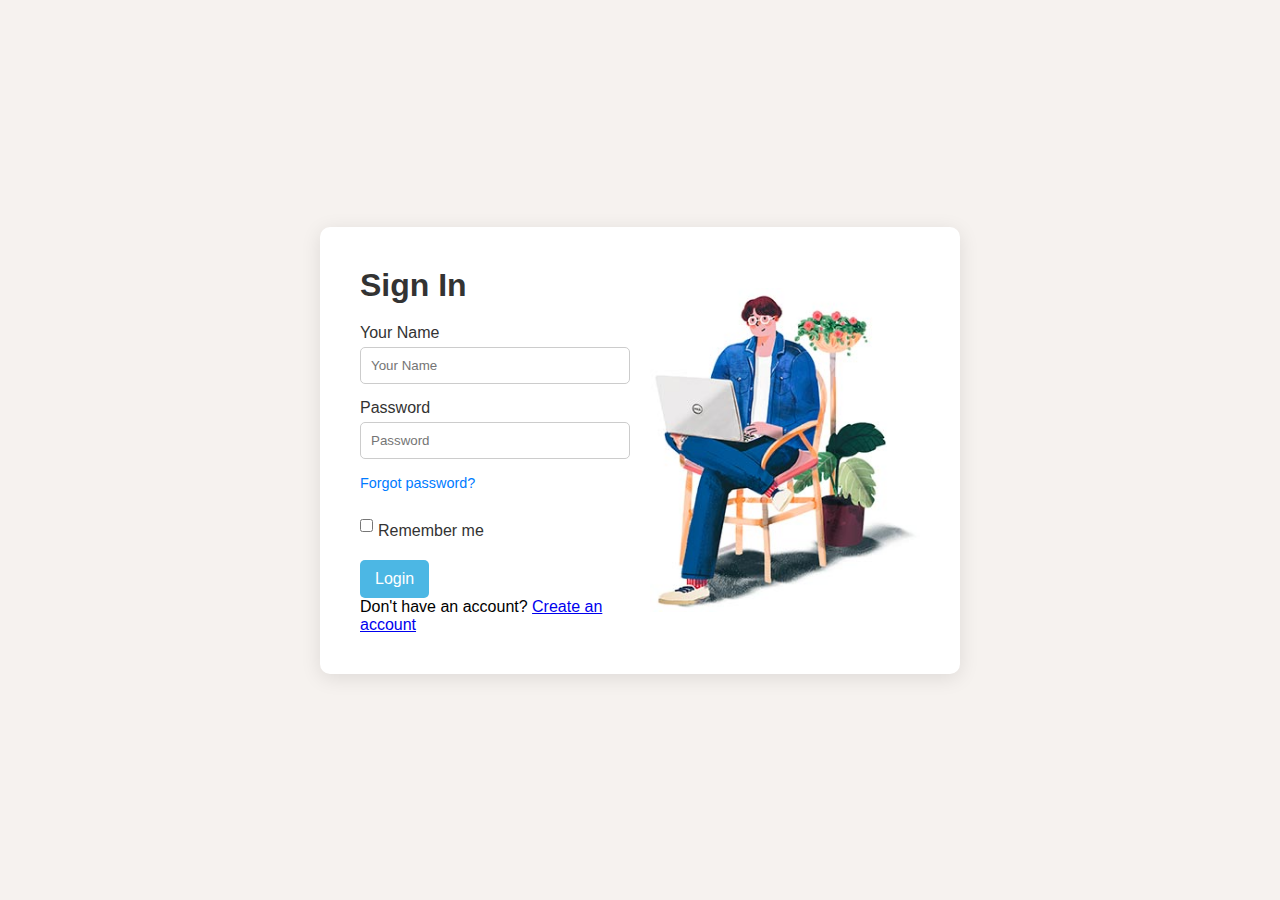
<file: index.html>
<!DOCTYPE html>
<html lang="en">
<head>
    <meta charset="UTF-8">
    <meta name="viewport" content="width=device-width, initial-scale=1.0">
    <title>Sign In</title>
    <style>
        * {
            margin: 0;
            padding: 0;
            box-sizing: border-box;
            font-family: Arial, sans-serif;
        }

        body {
            background-color: #f6f2ef; 
            display: flex;
            justify-content: center;
            align-items: center;
            height: 100vh;
        }

        .container {
            background-color: #fff;
            border-radius: 10px;
            padding: 40px;
            display: flex;
            box-shadow: 0 4px 20px rgba(0, 0, 0, 0.1);
            width: 50%; /* Adjusted for smaller width */
            max-width: 700px;
        }

        .form-section {
            flex: 1;
            margin-right: 20px;
        }

        h1 {
            margin-bottom: 20px;
            font-weight: bold;
            color: #333;
        }

        label {
            display: block;
            margin: 15px 0 5px;
            color: #333;
        }

        input[type="text"],
        input[type="password"] {
            width: 100%;
            padding: 10px;
            border: 1px solid #ccc;
            border-radius: 5px;
        }

        .extras {
            margin-top: 15px;
        }

        .extras a {
            text-decoration: none;
            color: #007BFF;
            font-size: 0.9em;
        }

        .extras a:hover {
            text-decoration: underline;
        }

        .remember-me {
            display: flex;
            align-items: center;
            margin-top: 15px;
        }

        .remember-me input {
            margin-right: 5px;
        }

        .login-btn {
            background-color: #4cb7e4;
            color: white;
            padding: 10px 15px;
            border: none;
            border-radius: 5px;
            font-size: 1em;
            cursor: pointer;
            margin-top: 15px;
        }

        .illustration {
            flex: 1;
            display: flex;
            justify-content: center;
            align-items: center;
        }

        .illustration img {
            max-width: 100%;
            height: auto;
        }
    </style>
</head>
<body>

    <div class="container">
        <div class="form-section">
            <h1>Sign In</h1>
            <label for="name">Your Name</label>
            <input type="text" id="name" placeholder="Your Name" required>

            <label for="password">Password</label>
            <input type="password" id="password" placeholder="Password" required>

            <div class="extras">
                <a href="#">Forgot password?</a>
            </div>

            <div class="remember-me">
                <input type="checkbox" id="remember">
                <label for="remember">Remember me</label>
            </div>

            <button class="login-btn" type="submit">Login</button>
            <p>Don't have an account? <a href="signup.html">Create an account</a></p>
        </div>

        <div class="illustration">
            <img src="signin-image.jpg" alt="Person with laptop illustration">
        </div>
    </div>

</body>
</html>
</file>
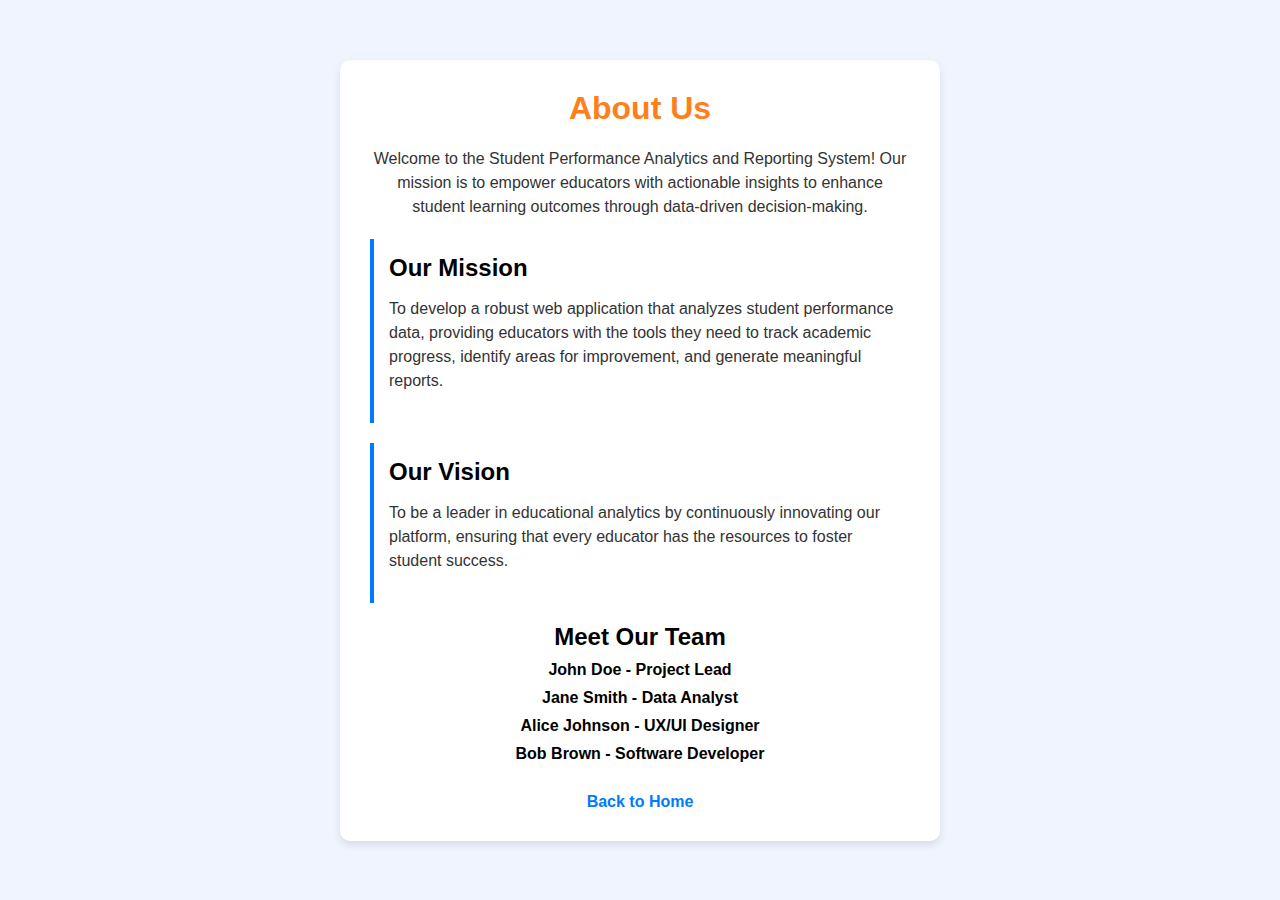
<file: aboutus.html>
<!DOCTYPE html>
<html lang="en">
<head>
    <meta charset="UTF-8">
    <meta name="viewport" content="width=device-width, initial-scale=1.0">
    <title>About Us - Student Performance Analytics</title>
    <style>
        * {
            margin: 0;
            padding: 0;
            box-sizing: border-box;
            font-family: Arial, sans-serif;
        }

        body {
            background-color: #f0f4ff; /* Light background color */
            display: flex;
            justify-content: center;
            align-items: center;
            height: 100vh;
            padding: 20px;
        }

        .about-container {
            background-color: white; /* White background for content */
            border-radius: 10px;
            box-shadow: 0px 4px 8px rgba(0, 0, 0, 0.1);
            padding: 30px;
            max-width: 600px; /* Max width of the content box */
            text-align: center; /* Center text */
        }

        h1 {
            margin-bottom: 20px;
            color: #ff7f1d; /* Orange color for header */
        }

        p {
            margin: 15px 0;
            color: #333; /* Darker text for readability */
            line-height: 1.5; /* Better line spacing */
        }

        .mission, .vision {
            margin-top: 20px;
            padding: 15px;
            border-left: 4px solid #007bff; /* Blue left border */
            text-align: left; /* Align text to left */
        }

        .team {
            margin-top: 20px;
        }

        .team-member {
            margin: 10px 0;
            font-weight: bold; /* Bold team member names */
        }

        .home-link {
            display: inline-block;
            margin-top: 20px;
            text-decoration: none;
            color: #007bff; /* Blue color for the link */
            font-weight: bold;
        }

        .home-link:hover {
            text-decoration: underline; /* Underline on hover */
        }
    </style>
</head>
<body>
    <div class="about-container">
        <h1>About Us</h1>
        <p>Welcome to the Student Performance Analytics and Reporting System! Our mission is to empower educators with actionable insights to enhance student learning outcomes through data-driven decision-making.</p>
        
        <div class="mission">
            <h2>Our Mission</h2>
            <p>To develop a robust web application that analyzes student performance data, providing educators with the tools they need to track academic progress, identify areas for improvement, and generate meaningful reports.</p>
        </div>
        
        <div class="vision">
            <h2>Our Vision</h2>
            <p>To be a leader in educational analytics by continuously innovating our platform, ensuring that every educator has the resources to foster student success.</p>
        </div>
        
        <div class="team">
            <h2>Meet Our Team</h2>
            <div class="team-member">John Doe - Project Lead</div>
            <div class="team-member">Jane Smith - Data Analyst</div>
            <div class="team-member">Alice Johnson - UX/UI Designer</div>
            <div class="team-member">Bob Brown - Software Developer</div>
        </div>

        <a href="dashboard.html" class="home-link">Back to Home</a>
    </div>
</body>
</html>
</file>
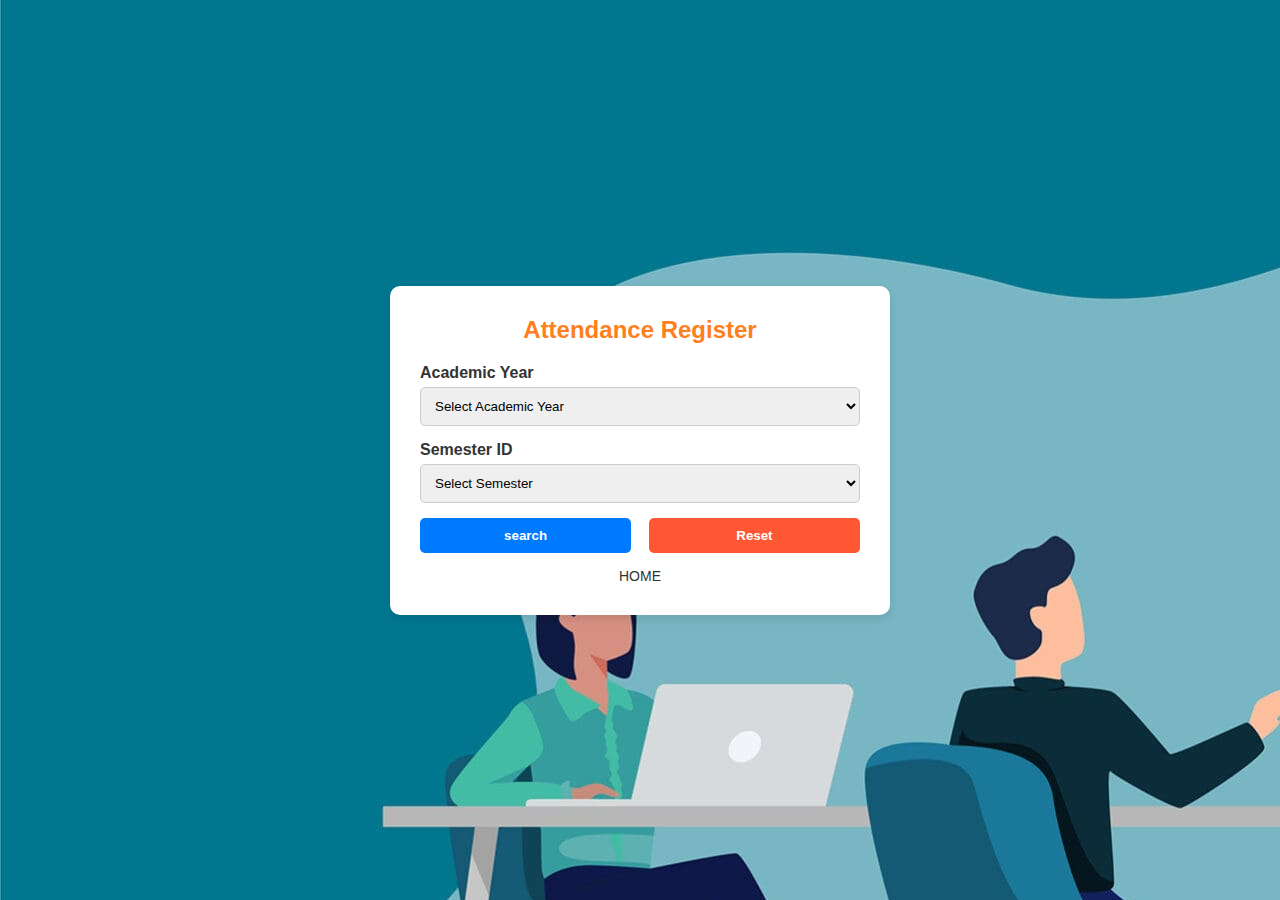
<file: attendance.html>
<!DOCTYPE html>
<html lang="en">
<head>
    <meta charset="UTF-8">
    <meta name="viewport" content="width=device-width, initial-scale=1.0">
    <title>Attendance Register</title>
    <style>
        * {
            margin: 0;
            padding: 0;
            box-sizing: border-box;
            font-family: Arial, sans-serif;
        }

        body {
            background-color: #f0f4ff;
            display: flex;
            justify-content: center;
            align-items: center;
            height: 100vh;
            background-image: url('033023-Presenting-Blog-Image-scaled.jpg');
        }

        .form-container {
            background-color: white;
            padding: 30px;
            border-radius: 10px;
            box-shadow: 0px 4px 8px rgba(0, 0, 0, 0.1);
            width: 500px;
            text-align: center;
        }

        h2 {
            margin-bottom: 20px;
            color: #ff7f1d;
        }

        .form-group {
            margin-bottom: 15px;
            text-align: left;
        }

        label {
            font-weight: bold;
            color: #333;
        }

        select {
            width: 100%;
            padding: 10px;
            margin-top: 5px;
            border: 1px solid #ccc;
            border-radius: 5px;
        }

        .button-group {
            display: flex;
            justify-content: space-between;
        }

        .search-btn, .reset-btn {
            width: 48%;
            padding: 10px;
            border: none;
            border-radius: 5px;
            cursor: pointer;
            color: white;
            font-weight: bold;
        }

        .search-btn {
            background-color: #007bff;
        }

        .reset-btn {
            background-color: #ff5733;
        }

        .search-btn:hover, .reset-btn:hover {
            opacity: 0.9;
        }

        .home-link {
            margin-top: 15px;
            text-decoration: none;
            font-size: 14px;
            color: #333;
            display: inline-block;
        }
    </style>
</head>
<body>
    <div class="form-container">
        <h2>Attendance Register</h2>
        <form>
            <div class="form-group">
                <label for="academic-year">Academic Year</label>
                <select id="academic-year" name="academic-year">
                    <option value="">Select Academic Year</option>
                    <option value="2024-2025">2024-2025</option>
                    <option value="2023-2024">2023-2024</option>
                    <option value="2022-2023">2022-2023</option>
                    <option value="2021-2022">2021-2022</option>
                    <option value="2020-2021">2020-2021</option>
                    <!-- Add more years as needed -->
                </select>
            </div>
            <div class="form-group">
                <label for="semester-id">Semester ID</label>
                <select id="semester-id" name="semester-id">
                    <option value="">Select Semester</option>
                    <option value="odd">Odd Sem</option>
                    <option value="even">Even Sem</option>
                </select>
            </div>
            <div class="button-group">
                
            <button class="search-btn" onclick="window.location.href='attendancecheck.html'">search</button>

                
           
                <button type="reset" class="reset-btn">Reset</button>
            </div>
        </form>
        <a href="homepage.html" class="home-link">HOME</a>
    </div>
</body>
</html>
</file>
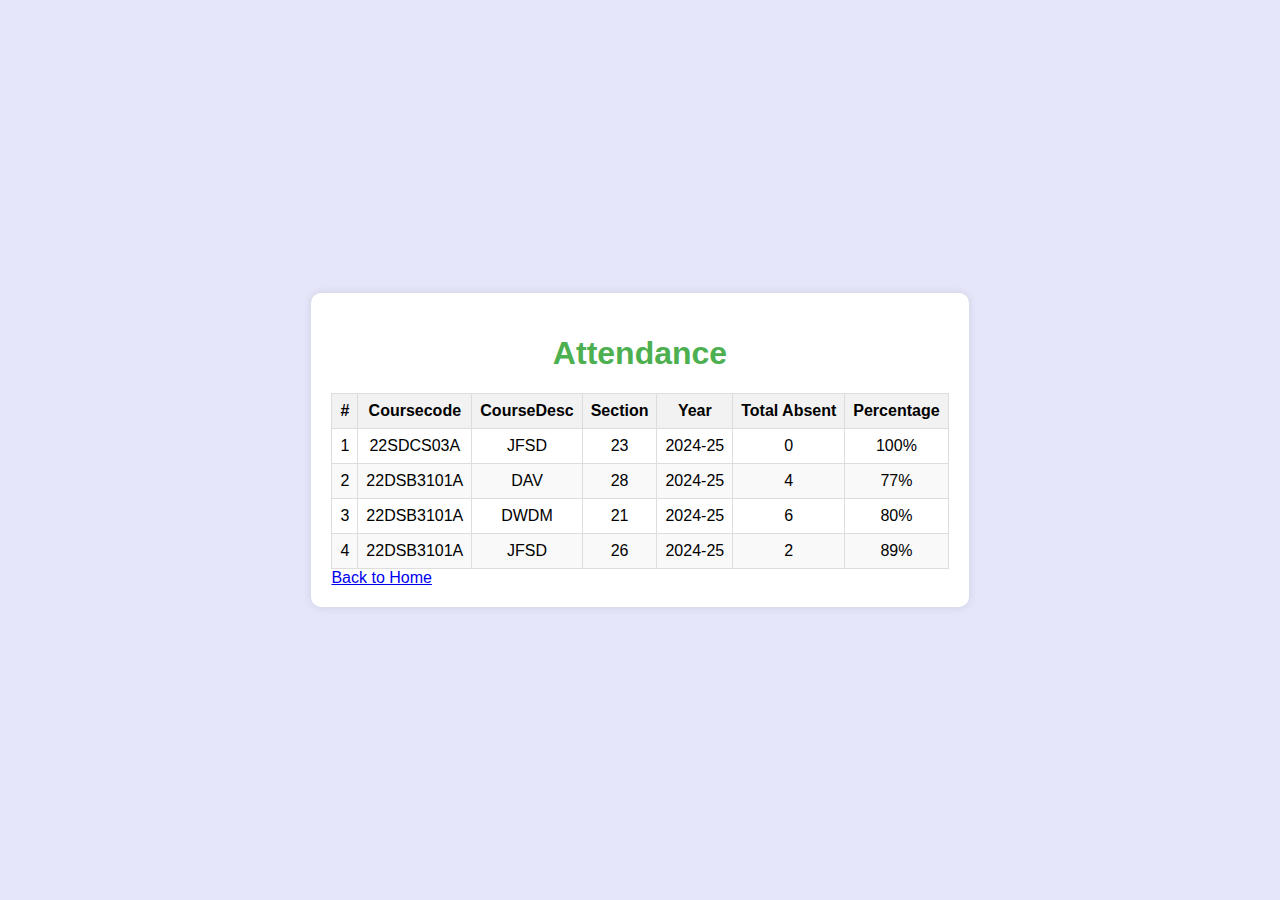
<file: attendancecheck.html>
<!DOCTYPE html>
<html lang="en">
<head>
    <meta charset="UTF-8">
    <meta name="viewport" content="width=device-width, initial-scale=1.0">
    <title>Attendance</title>
    <style>
        body {
            font-family: Arial, sans-serif;
            background-color: #E6E6FA;
            margin: 0;
            padding: 0;
            display: flex;
            justify-content: center;
            align-items: center;
            height: 100vh;
        }
        .container {
            background-color: white;
            padding: 20px;
            border-radius: 10px;
            box-shadow: 0 0 10px rgba(0, 0, 0, 0.1);
            
        }
        table {
            width: 100%;
            border-collapse: collapse;
            margin-top: 20px;
            height: 100PX;
        }
        th, td {
            border: 1px solid #ddd;
            padding: 8px;
            text-align: center;
        }
        th {
            background-color: #f2f2f2;
            color: black;
        }
        tr:nth-child(even) {
            background-color: #f9f9f9;
        }
        tr:hover {
            background-color: #f1f1f1;
        }
        h1 {
            text-align: center;
            color: #4CAF50;
        }
    </style>
</head>
<body>
    <div class="container">
        <h1>Attendance</h1>
        <table>
            <thead>
                <tr>
                    <th>#</th>
                    <th>Coursecode</th>
                    <th>CourseDesc</th>
                    <th>Section</th>
                    <th>Year</th>
                    <th>Total Absent</th>
                    <th>Percentage</th>
                </tr>
            </thead>
            <tbody>
                <tr>
                    <td>1</td>
                    <td>22SDCS03A</td>
                    <td>JFSD</td>
                    <td>23</td>
                    <td>2024-25</td>
                    <td>0</td>
                    <td>100%</td>
                </tr>
                <tr>
                    <td>2</td>
                    <td>22DSB3101A</td>
                    <td>DAV</td>
                    <td>28</td>
                    <td>2024-25</td>
                    <td>4</td>
                    <td>77%</td>
                </tr>
                <tr>
                    <td>3</td>
                    <td>22DSB3101A</td>
                    <td>DWDM</td>
                    <td>21</td>
                    <td>2024-25</td>
                    <td>6</td>
                    <td>80%</td>
                </tr>
                <tr>
                    <td>4</td>
                    <td>22DSB3101A</td>
                    <td>JFSD</td>
                    <td>26</td>
                    <td>2024-25</td>
                    <td>2</td>
                    <td>89%</td>
                </tr>
            </tbody>
        </table>
        <a href="dashboard.html" class="home-link">Back to Home</a>
    </div>
</body>
</html>
</file>
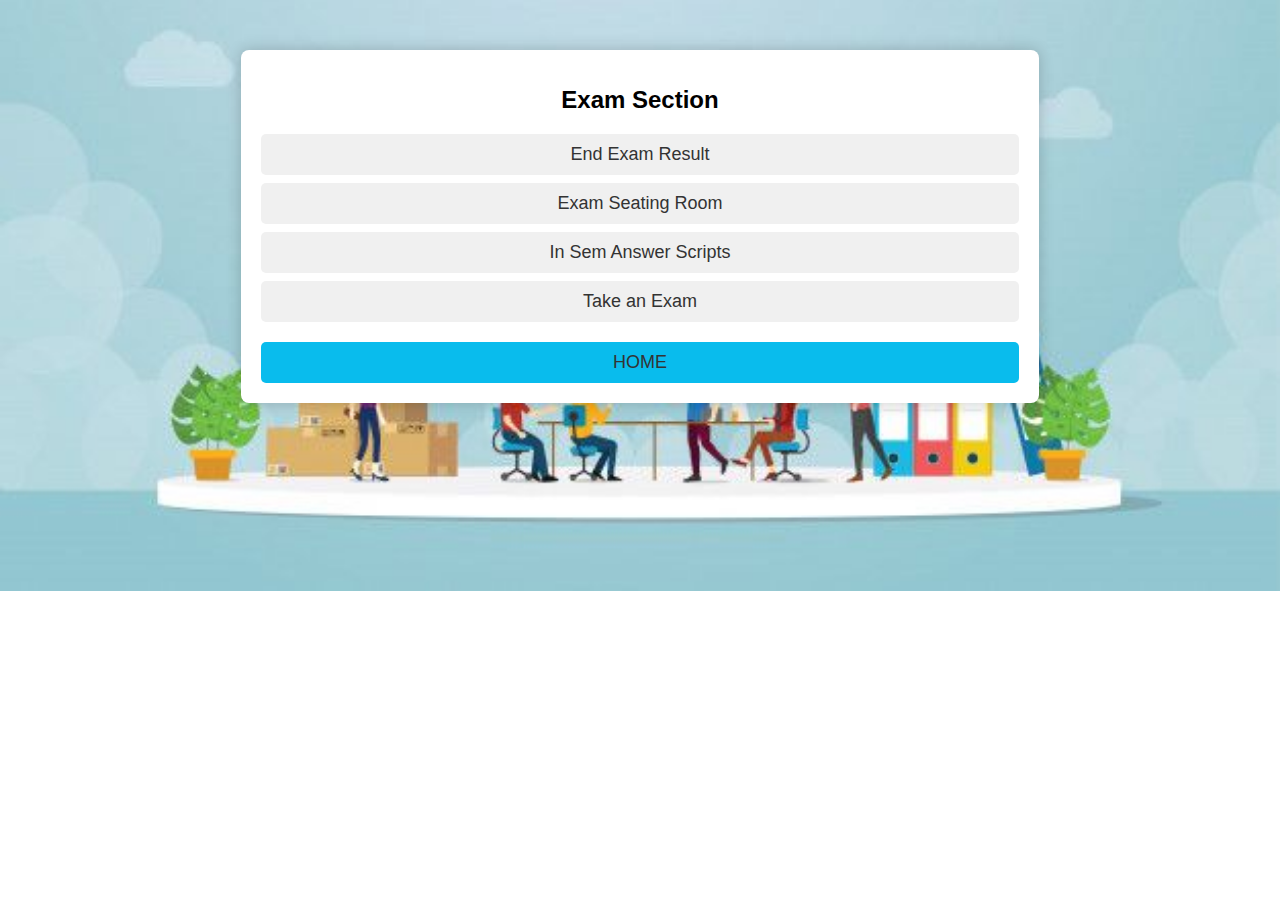
<file: examsection.html>
<!DOCTYPE html>
<html lang="en">
<head>
    <meta charset="UTF-8">
    <meta name="viewport" content="width=device-width, initial-scale=1.0">
    <title>Exam Section</title>
    <style>
        body {
            font-family: Arial, sans-serif;
            background-image: url('970712cb1d890185d0b3b3b8a991b4ab.jpg'); /* Background image */
            background-size: cover; /* Ensures the image covers the entire background */
            background-position: center; /* Centers the background image */
            background-repeat: no-repeat; /* Prevents the image from repeating */
            text-align: center;
            margin: 50;
            padding: 90;
        }

        .container {
            background-color: white;
            width: 60%;
            margin: 50px auto;
            padding: 20px;
            border-radius: 8px;
            box-shadow: 0px 0px 15px rgba(0, 0, 0, 0.2);
        }

        h1 {
            font-size: 24px;
            margin-bottom: 20px;
        }

        .options {
            margin: 20px 0;
        }

        .options a {
            display: block;
            margin: 8px 0;
            padding: 10px 10px;
            background-color: #f0f0f0;
            border-radius: 5px;
            text-decoration: none;
            color: #333;
            font-size: 18px;
        }

        .options a:hover {
            background-color:  #ff3333;
        }

        .home {
            display: block;
            margin-top: 20px;
            padding: 10px 20px;
            background-color: #09bced;
            border-radius: 5px;
            text-decoration: none;
            color: #333;
            font-size: 18px;
        }

        .home:hover {
            background-color:  #ff3333;
            
        }

    </style>
</head>
<body>

    <div class="container">
        <h1>Exam Section</h1>

        <div class="options">
            <a href="#">End Exam Result</a>
            <a href="#">Exam Seating Room</a>
            <a href="#">In Sem Answer Scripts</a>
            <a href="#">Take an Exam</a>
        </div>

        <a href="#" class="home">HOME</a>
    </div>

</body>
</html>
</file>
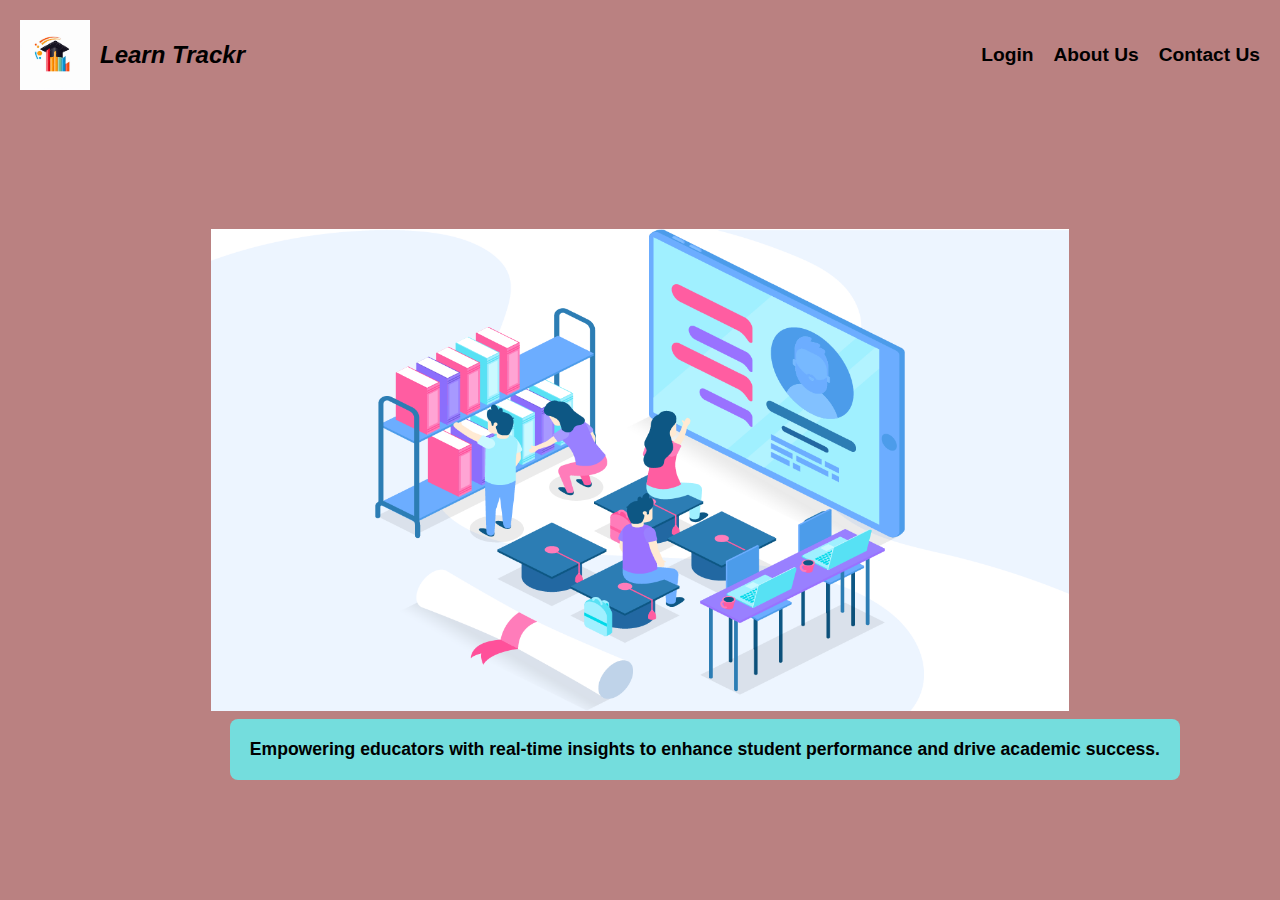
<file: homepage.html>
<!DOCTYPE html>
<html lang="en">
<head>
    <meta charset="UTF-8">
    <meta name="viewport" content="width=device-width, initial-scale=1.0">
    <title>Learn Trackr</title>
    <style>
        * {
            margin: 0;
            padding: 0;
            box-sizing: border-box;
            font-family: Arial, sans-serif;
        }

        body {
            background-color: #ba8181; /* Background color similar to the image */
            color: white;
        }

        .navbar {
            display: flex;
            justify-content: space-between;
            align-items: center;
            padding: 20px;
        }

        .logo {
            display: flex;
            align-items: center;
        }

        .logo img {
            width: 70px;
            height: auto;
        }

        .logo-text {
            font-size: 1.5em;
            font-weight:bold;
            margin-left: 10px;
            color: black;
            font-style: italic;
        }

        .menu {
            display: flex;
            gap: 20px;
        }

        .menu a {
            text-decoration: none;
            color: black;
            font-size: 1.2em;
            font-weight: bold;
        }

        .main-content {
            display: flex;
            justify-content: center;
            align-items: center;
            height: 80vh;
            position: relative;
        }

        .main-content img {
            max-width: 67%;
            height: auto;
        }

        .text-box {
            position: absolute;
            bottom: 50px;
            right: 100px;
            background-color: rgba(109, 231, 231, 0.9); /* Semi-transparent background */
            padding: 20px;
            border-radius: 8px;
            color: black;
            font-weight: bold;
            font-size: 1.1em;
            
        }
    </style>
</head>
<body>

    <!-- Navigation Bar -->
    <div class="navbar">
        <div class="logo">
            <img src="simple-graduation-pencil-logo-design-graduation_1038422-1219.jpg" alt="Learn Trackr Logo">
            <div class="logo-text">Learn Trackr</div>
        </div>
        <div class="menu">
            <a href="index.html">Login</a>
            <a href="aboutus.html">About Us</a>
            <a href="#">Contact Us</a>
        </div>
    </div>

    <!-- Main Content -->
    <div class="main-content">
        <img src="student-management-system.png"> <!-- Replace with your image -->
        <div class="text-box">
            Empowering educators with real-time insights to enhance student performance and drive academic success.
        </div>
    </div>

</body>
</html>
</file>
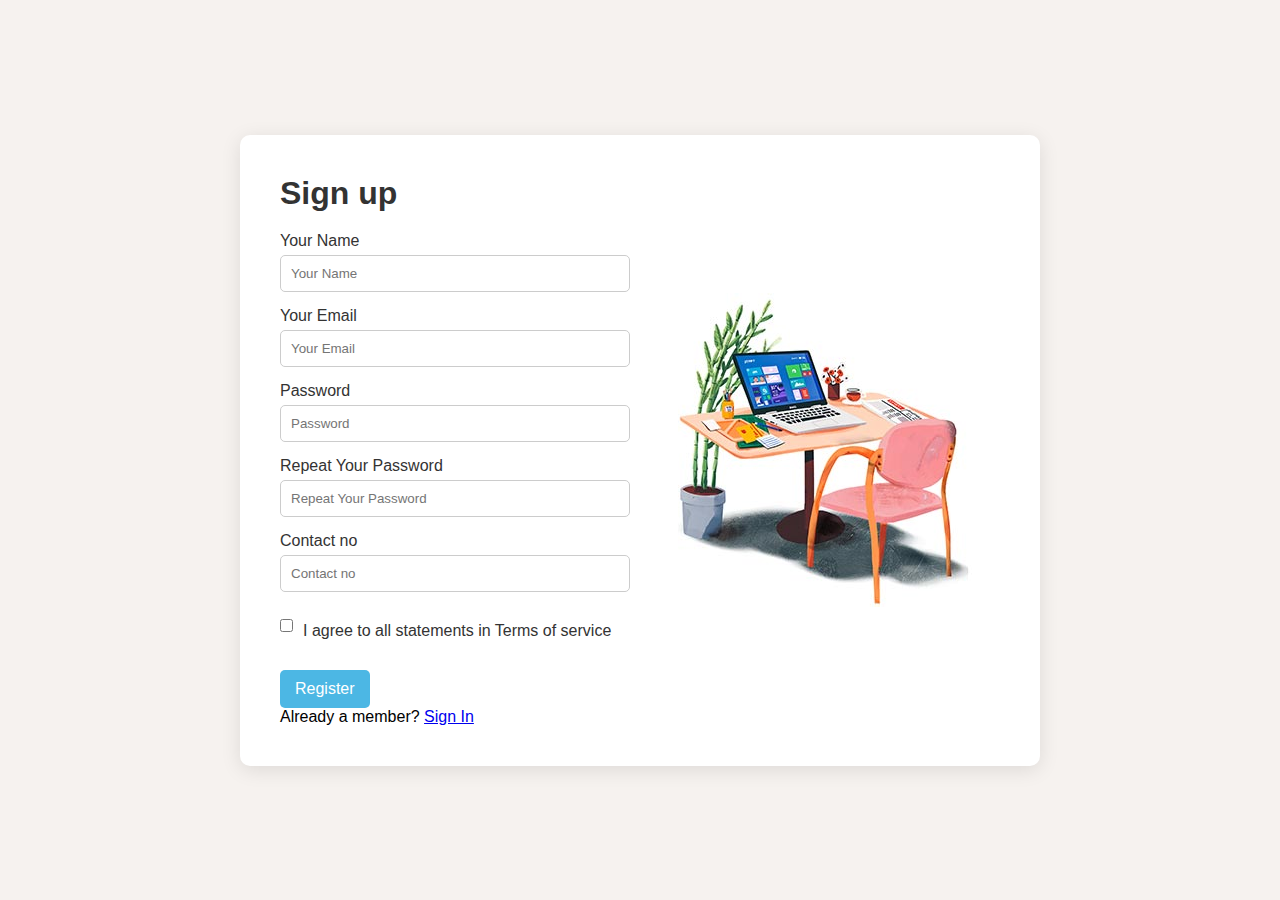
<file: signup.html>
<!DOCTYPE html>
<html lang="en">
<head>
    <meta charset="UTF-8">
    <meta name="viewport" content="width=device-width, initial-scale=1.0">
    <title>Sign Up</title>
    <style>
        * {
            margin: 0;
            padding: 0;
            box-sizing: border-box;
            font-family: Arial, sans-serif;
        }

        body {
            background-color: #f6f2ef; /* Light background color */
            display: flex;
            justify-content: center;
            align-items: center;
            height: 100vh;
        }

        .container {
            background-color: #fff;
            border-radius: 10px;
            padding: 40px;
            display: flex;
            box-shadow: 0 4px 20px rgba(0, 0, 0, 0.1);
            width: 80%;
            max-width: 800px;
        }

        .form-section {
            flex: 1;
            margin-right: 20px;
        }

        h1 {
            margin-bottom: 20px;
            font-weight: bold;
            color: #333;
        }

        label {
            display: block;
            margin: 15px 0 5px;
            color: #333;
        }

        input[type="text"],
        input[type="email"],
        input[type="password"],
        input[type="tel"] {
            width: 100%;
            padding: 10px;
            border: 1px solid #ccc;
            border-radius: 5px;
        }

        .terms {
            display: flex;
            align-items: center;
            margin: 15px 0;
        }

        .terms input {
            margin-right: 10px;
        }

        .register-btn {
            background-color: #4cb7e4;
            color: white;
            padding: 10px 15px;
            border: none;
            border-radius: 5px;
            font-size: 1em;
            cursor: pointer;
            margin-top: 10px;
        }

        .illustration {
            flex: 1;
            display: flex;
            justify-content: center;
            align-items: center;
        }

        .illustration img {
            max-width: 100%;
            height: auto;
        }
    </style>
</head>
<body>

    <div class="container">
        <div class="form-section">
            <h1>Sign up</h1>
            <label for="name">Your Name</label>
            <input type="text" id="name" placeholder="Your Name" required>

            <label for="email">Your Email</label>
            <input type="email" id="email" placeholder="Your Email" required>

            <label for="password">Password</label>
            <input type="password" id="password" placeholder="Password" required>

            <label for="repeat-password">Repeat Your Password</label>
            <input type="password" id="repeat-password" placeholder="Repeat Your Password" required>

            <label for="contact">Contact no</label>
            <input type="tel" id="contact" placeholder="Contact no" required>

            <div class="terms">
                <input type="checkbox" id="terms" required>
                <label for="terms">I agree to all statements in Terms of service</label>
            </div>

            <a href="dashboard.html"><button class="register-btn" type="button">Register</button></a>

            <p>Already a member? <a href="index.html">Sign In</a></p>

        </div>
        
        <div class="illustration">
            <img src="signup-image.jpg" alt="Desk and Chair Illustration"> <!-- Replace with your image -->
        </div>
    </div>

</body>
</html>
</file>
